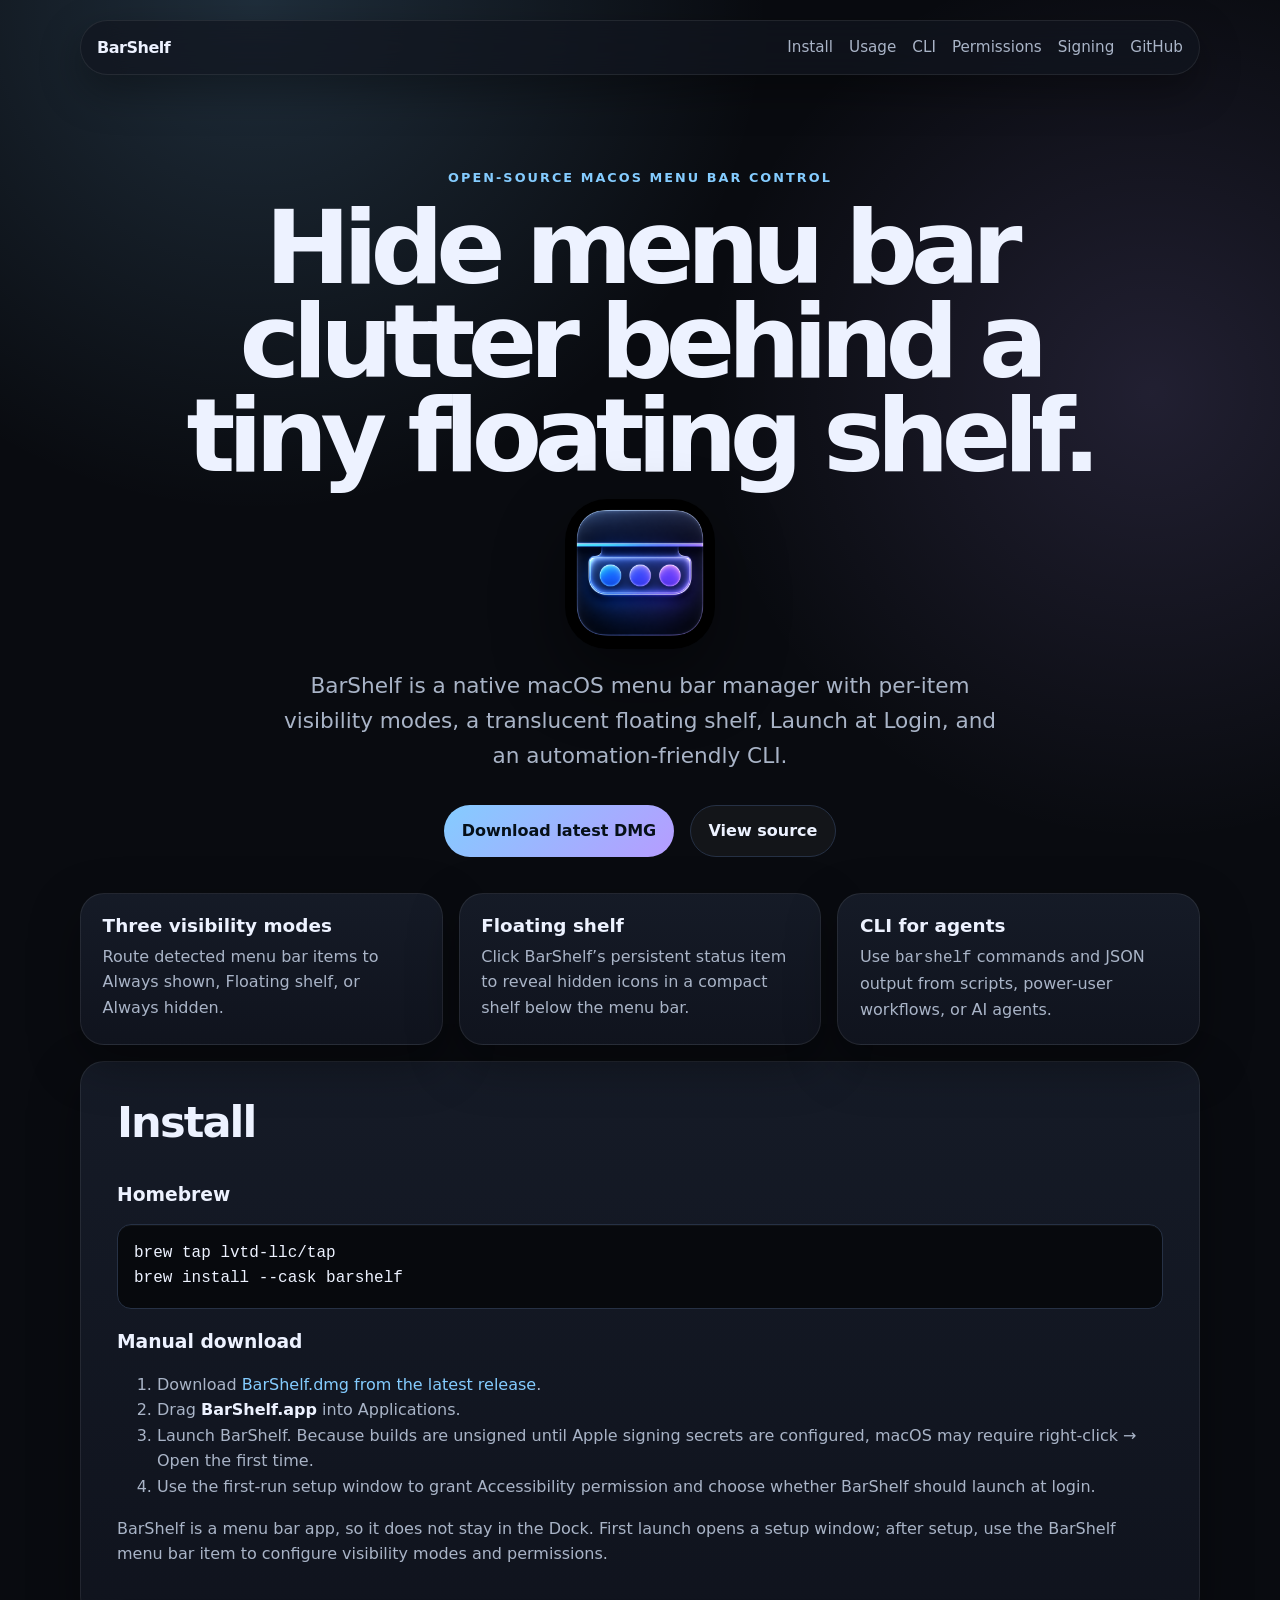
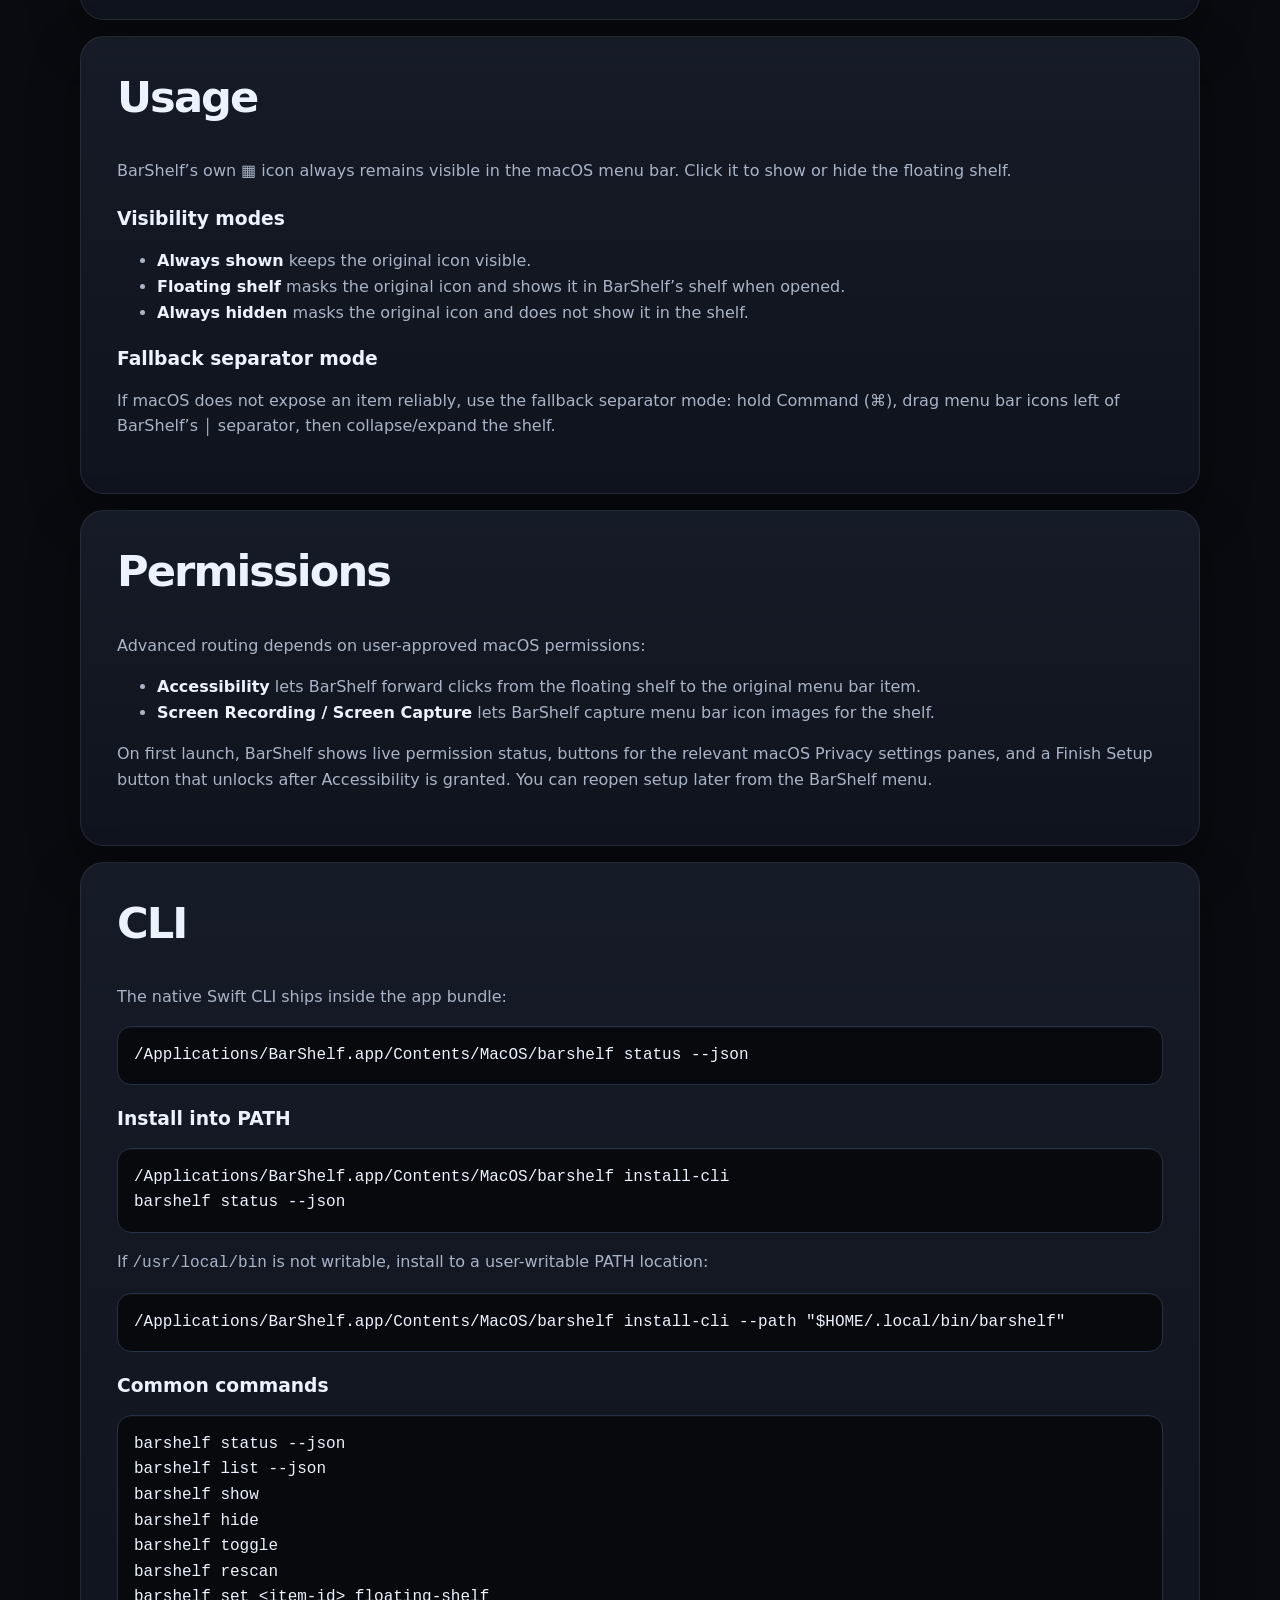
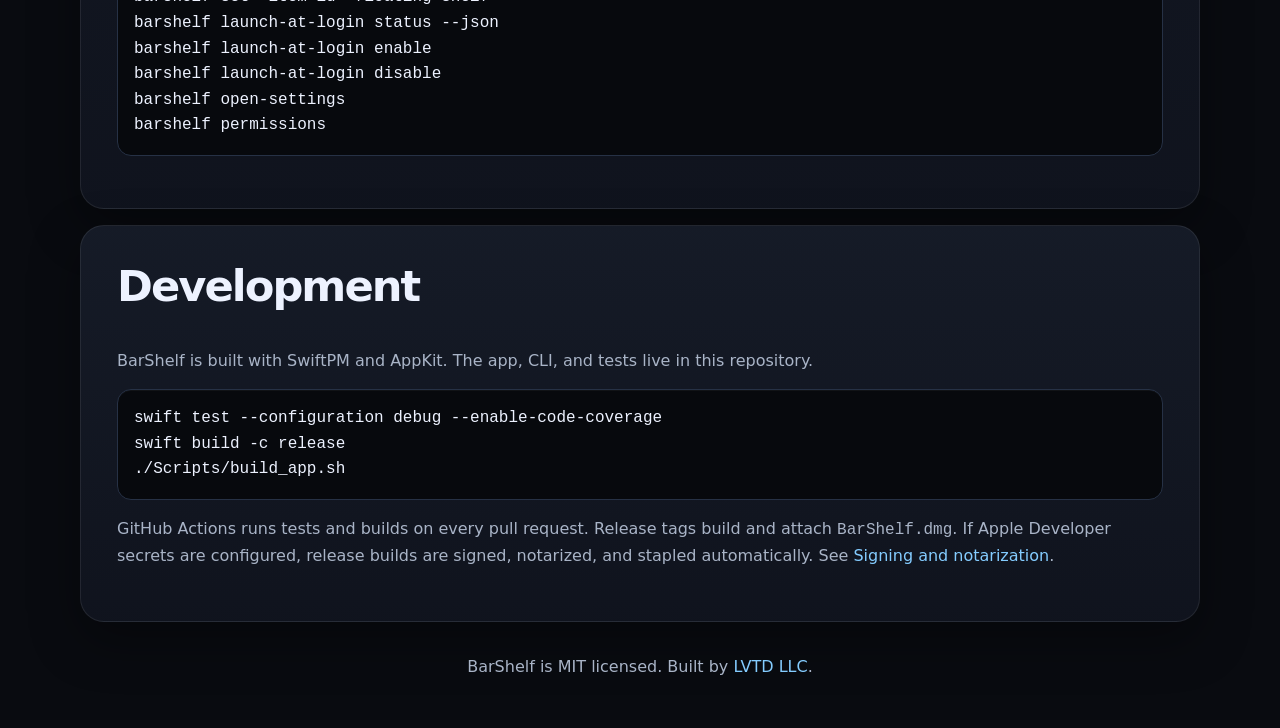
<file: docs/index.html>
<!doctype html>
<html lang="en">
<head>
  <meta charset="utf-8">
  <meta name="viewport" content="width=device-width, initial-scale=1">
  <title>BarShelf Docs</title>
  <meta name="description" content="Documentation for BarShelf, an open-source macOS menu bar manager with a floating shelf and CLI.">
  <link rel="stylesheet" href="assets/styles.css">
</head>
<body>
  <header class="hero">
    <nav class="nav" aria-label="Primary navigation">
      <a class="brand" href="./">BarShelf</a>
      <div class="links">
        <a href="#install">Install</a>
        <a href="#usage">Usage</a>
        <a href="#cli">CLI</a>
        <a href="#permissions">Permissions</a>
        <a href="signing-notarization.html">Signing</a>
        <a href="https://github.com/LVTD-LLC/barshelf">GitHub</a>
      </div>
    </nav>
    <section class="hero-content">
      <p class="eyebrow">Open-source macOS menu bar control</p>
      <h1>Hide menu bar clutter behind a tiny floating shelf.</h1>
      <div class="app-icon-wrap"><img class="app-icon" src="assets/app-icon.png" alt="BarShelf app icon"></div>
      <p class="lede">BarShelf is a native macOS menu bar manager with per-item visibility modes, a translucent floating shelf, Launch at Login, and an automation-friendly CLI.</p>
      <div class="actions">
        <a class="button primary" href="https://github.com/LVTD-LLC/barshelf/releases/latest">Download latest DMG</a>
        <a class="button secondary" href="https://github.com/LVTD-LLC/barshelf">View source</a>
      </div>
    </section>
  </header>

  <main>
    <section class="cards" aria-label="Highlights">
      <article>
        <h2>Three visibility modes</h2>
        <p>Route detected menu bar items to Always shown, Floating shelf, or Always hidden.</p>
      </article>
      <article>
        <h2>Floating shelf</h2>
        <p>Click BarShelf’s persistent status item to reveal hidden icons in a compact shelf below the menu bar.</p>
      </article>
      <article>
        <h2>CLI for agents</h2>
        <p>Use <code>barshelf</code> commands and JSON output from scripts, power-user workflows, or AI agents.</p>
      </article>
    </section>

    <section id="install" class="section">
      <h2>Install</h2>
      <h3>Homebrew</h3>
      <pre><code>brew tap lvtd-llc/tap
brew install --cask barshelf</code></pre>
      <h3>Manual download</h3>
      <ol>
        <li>Download <a href="https://github.com/LVTD-LLC/barshelf/releases/latest">BarShelf.dmg from the latest release</a>.</li>
        <li>Drag <strong>BarShelf.app</strong> into Applications.</li>
        <li>Launch BarShelf. Because builds are unsigned until Apple signing secrets are configured, macOS may require right-click → Open the first time.</li>
        <li>Use the first-run setup window to grant Accessibility permission and choose whether BarShelf should launch at login.</li>
      </ol>
      <p>BarShelf is a menu bar app, so it does not stay in the Dock. First launch opens a setup window; after setup, use the BarShelf menu bar item to configure visibility modes and permissions.</p>
    </section>

    <section id="usage" class="section">
      <h2>Usage</h2>
      <p>BarShelf’s own <code>▦</code> icon always remains visible in the macOS menu bar. Click it to show or hide the floating shelf.</p>
      <h3>Visibility modes</h3>
      <ul>
        <li><strong>Always shown</strong> keeps the original icon visible.</li>
        <li><strong>Floating shelf</strong> masks the original icon and shows it in BarShelf’s shelf when opened.</li>
        <li><strong>Always hidden</strong> masks the original icon and does not show it in the shelf.</li>
      </ul>
      <h3>Fallback separator mode</h3>
      <p>If macOS does not expose an item reliably, use the fallback separator mode: hold Command (⌘), drag menu bar icons left of BarShelf’s <code>│</code> separator, then collapse/expand the shelf.</p>
    </section>

    <section id="permissions" class="section">
      <h2>Permissions</h2>
      <p>Advanced routing depends on user-approved macOS permissions:</p>
      <ul>
        <li><strong>Accessibility</strong> lets BarShelf forward clicks from the floating shelf to the original menu bar item.</li>
        <li><strong>Screen Recording / Screen Capture</strong> lets BarShelf capture menu bar icon images for the shelf.</li>
      </ul>
      <p>On first launch, BarShelf shows live permission status, buttons for the relevant macOS Privacy settings panes, and a Finish Setup button that unlocks after Accessibility is granted. You can reopen setup later from the BarShelf menu.</p>
    </section>

    <section id="cli" class="section">
      <h2>CLI</h2>
      <p>The native Swift CLI ships inside the app bundle:</p>
      <pre><code>/Applications/BarShelf.app/Contents/MacOS/barshelf status --json</code></pre>
      <h3>Install into PATH</h3>
      <pre><code>/Applications/BarShelf.app/Contents/MacOS/barshelf install-cli
barshelf status --json</code></pre>
      <p>If <code>/usr/local/bin</code> is not writable, install to a user-writable PATH location:</p>
      <pre><code>/Applications/BarShelf.app/Contents/MacOS/barshelf install-cli --path "$HOME/.local/bin/barshelf"</code></pre>
      <h3>Common commands</h3>
      <pre><code>barshelf status --json
barshelf list --json
barshelf show
barshelf hide
barshelf toggle
barshelf rescan
barshelf set &lt;item-id&gt; floating-shelf
barshelf launch-at-login status --json
barshelf launch-at-login enable
barshelf launch-at-login disable
barshelf open-settings
barshelf permissions</code></pre>
    </section>

    <section id="development" class="section">
      <h2>Development</h2>
      <p>BarShelf is built with SwiftPM and AppKit. The app, CLI, and tests live in this repository.</p>
      <pre><code>swift test --configuration debug --enable-code-coverage
swift build -c release
./Scripts/build_app.sh</code></pre>
      <p>GitHub Actions runs tests and builds on every pull request. Release tags build and attach <code>BarShelf.dmg</code>. If Apple Developer secrets are configured, release builds are signed, notarized, and stapled automatically. See <a href="signing-notarization.html">Signing and notarization</a>.</p>
    </section>
  </main>

  <footer>
    <p>BarShelf is MIT licensed. Built by <a href="https://github.com/LVTD-LLC">LVTD LLC</a>.</p>
  </footer>
</body>
</html>
</file>
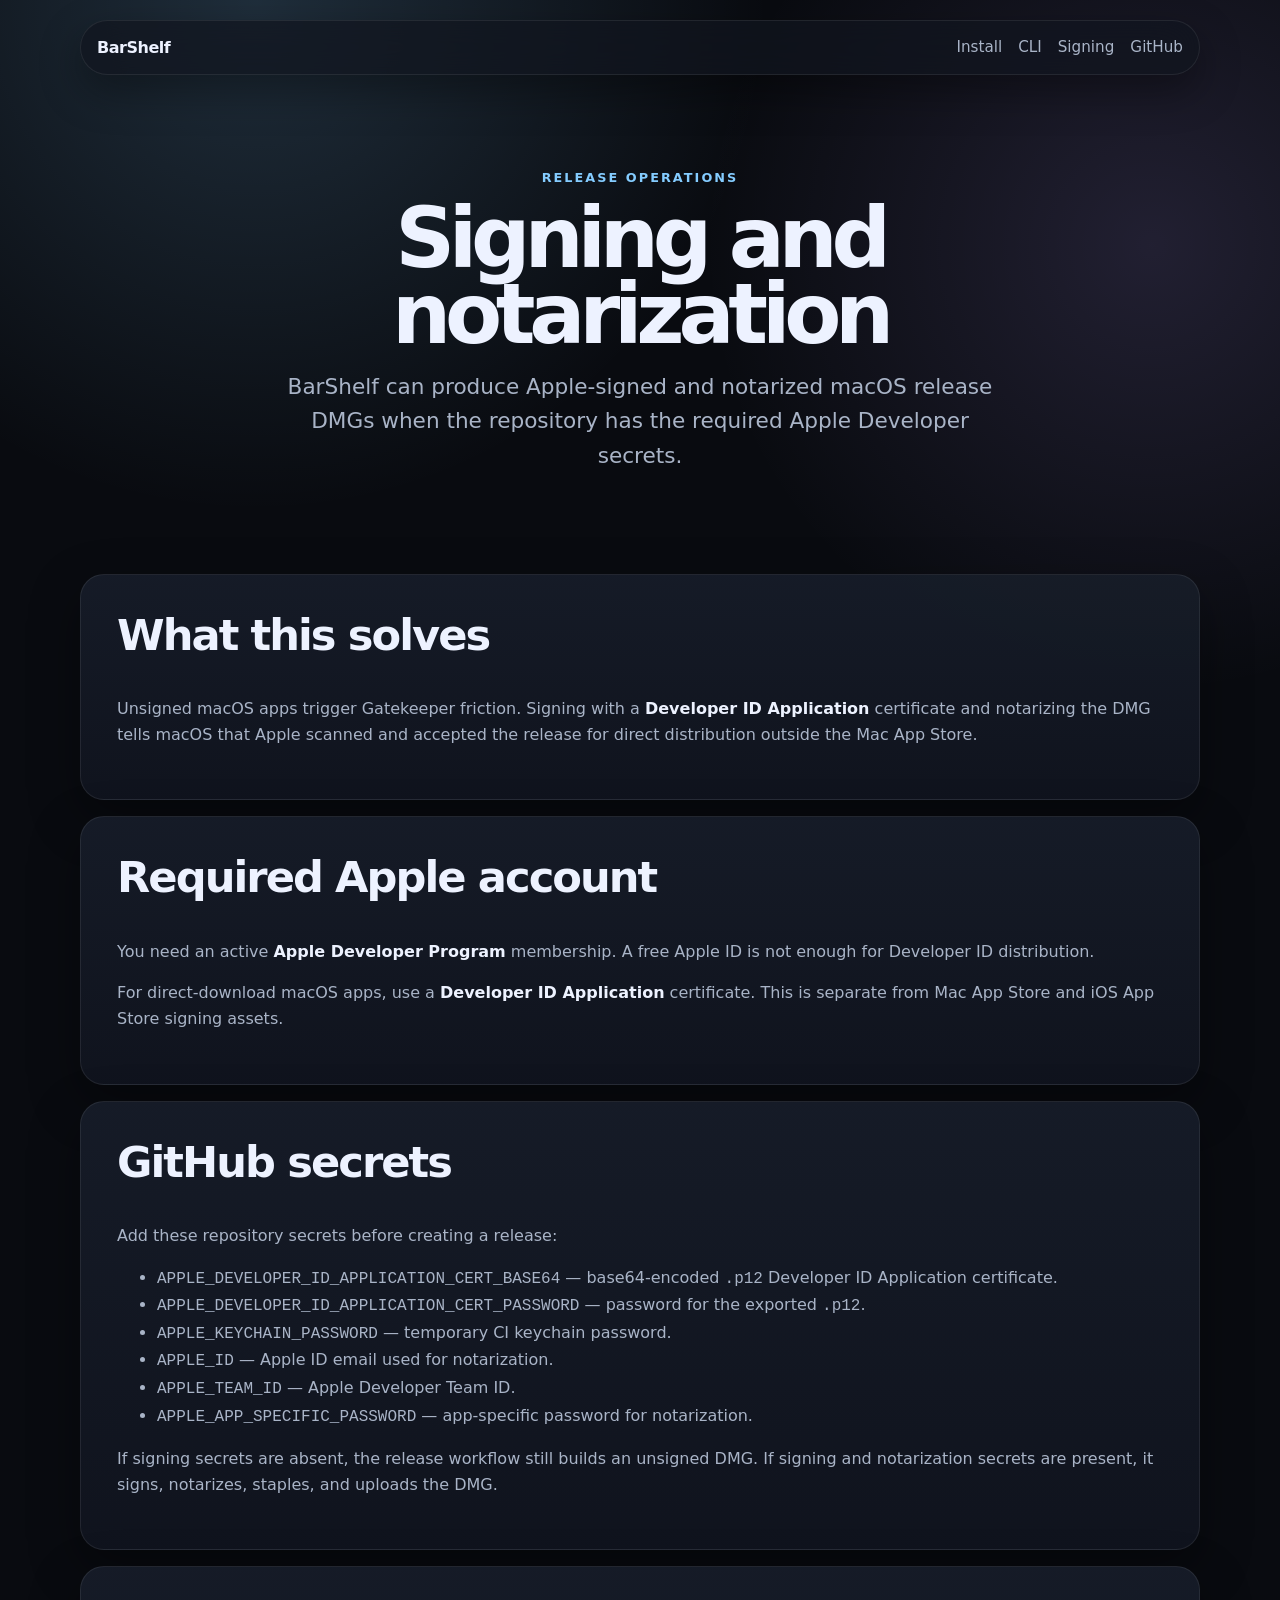
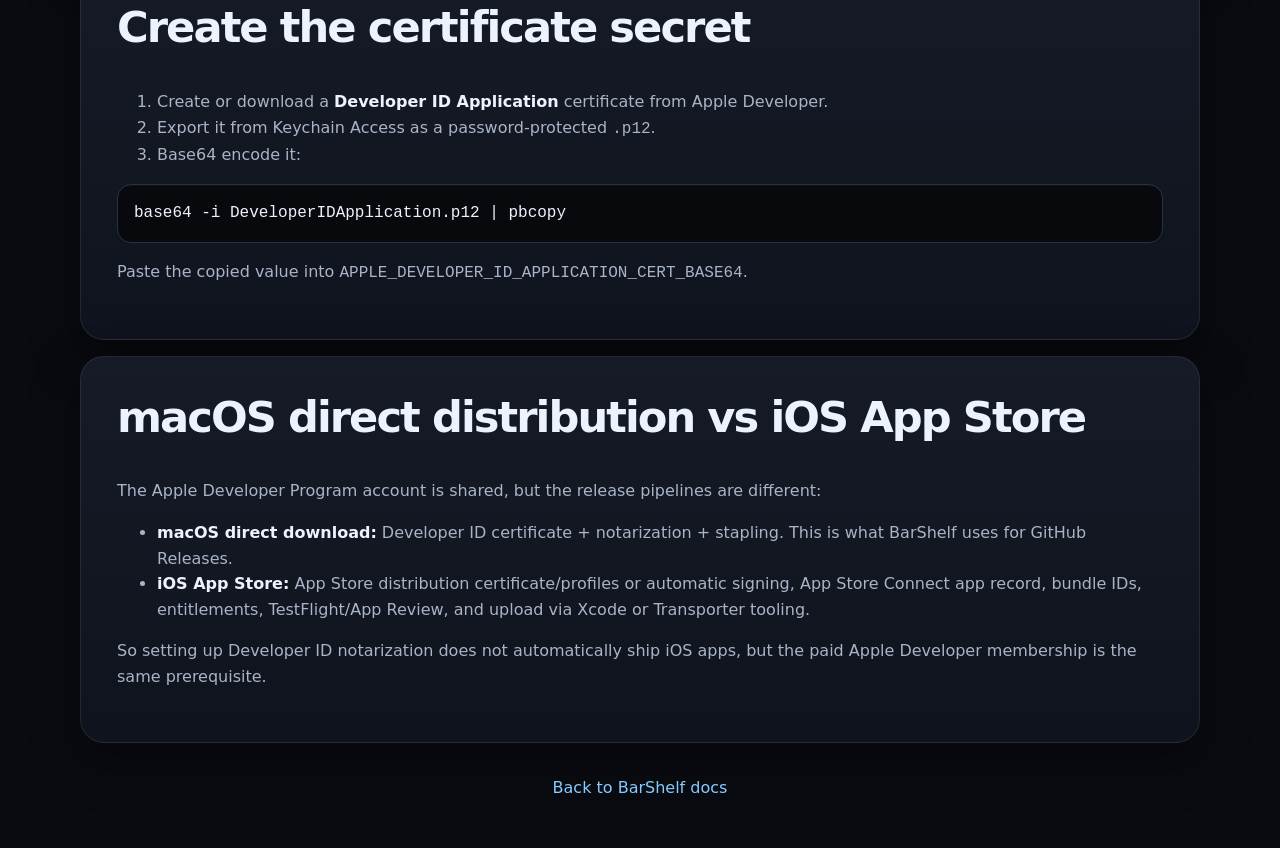
<file: docs/signing-notarization.html>
<!doctype html>
<html lang="en">
<head>
  <meta charset="utf-8">
  <meta name="viewport" content="width=device-width, initial-scale=1">
  <title>Signing and notarization — BarShelf Docs</title>
  <meta name="description" content="How BarShelf release signing and Apple notarization works.">
  <link rel="stylesheet" href="assets/styles.css">
</head>
<body>
  <header class="hero small-hero">
    <nav class="nav" aria-label="Primary navigation">
      <a class="brand" href="./">BarShelf</a>
      <div class="links">
        <a href="./#install">Install</a>
        <a href="./#cli">CLI</a>
        <a href="signing-notarization.html">Signing</a>
        <a href="https://github.com/gregagi/barshelf">GitHub</a>
      </div>
    </nav>
    <section class="hero-content">
      <p class="eyebrow">Release operations</p>
      <h1>Signing and notarization</h1>
      <p class="lede">BarShelf can produce Apple-signed and notarized macOS release DMGs when the repository has the required Apple Developer secrets.</p>
    </section>
  </header>

  <main>
    <section class="section">
      <h2>What this solves</h2>
      <p>Unsigned macOS apps trigger Gatekeeper friction. Signing with a <strong>Developer ID Application</strong> certificate and notarizing the DMG tells macOS that Apple scanned and accepted the release for direct distribution outside the Mac App Store.</p>
    </section>

    <section class="section">
      <h2>Required Apple account</h2>
      <p>You need an active <strong>Apple Developer Program</strong> membership. A free Apple ID is not enough for Developer ID distribution.</p>
      <p>For direct-download macOS apps, use a <strong>Developer ID Application</strong> certificate. This is separate from Mac App Store and iOS App Store signing assets.</p>
    </section>

    <section class="section">
      <h2>GitHub secrets</h2>
      <p>Add these repository secrets before creating a release:</p>
      <ul>
        <li><code>APPLE_DEVELOPER_ID_APPLICATION_CERT_BASE64</code> — base64-encoded <code>.p12</code> Developer ID Application certificate.</li>
        <li><code>APPLE_DEVELOPER_ID_APPLICATION_CERT_PASSWORD</code> — password for the exported <code>.p12</code>.</li>
        <li><code>APPLE_KEYCHAIN_PASSWORD</code> — temporary CI keychain password.</li>
        <li><code>APPLE_ID</code> — Apple ID email used for notarization.</li>
        <li><code>APPLE_TEAM_ID</code> — Apple Developer Team ID.</li>
        <li><code>APPLE_APP_SPECIFIC_PASSWORD</code> — app-specific password for notarization.</li>
      </ul>
      <p>If signing secrets are absent, the release workflow still builds an unsigned DMG. If signing and notarization secrets are present, it signs, notarizes, staples, and uploads the DMG.</p>
    </section>

    <section class="section">
      <h2>Create the certificate secret</h2>
      <ol>
        <li>Create or download a <strong>Developer ID Application</strong> certificate from Apple Developer.</li>
        <li>Export it from Keychain Access as a password-protected <code>.p12</code>.</li>
        <li>Base64 encode it:</li>
      </ol>
      <pre><code>base64 -i DeveloperIDApplication.p12 | pbcopy</code></pre>
      <p>Paste the copied value into <code>APPLE_DEVELOPER_ID_APPLICATION_CERT_BASE64</code>.</p>
    </section>

    <section class="section">
      <h2>macOS direct distribution vs iOS App Store</h2>
      <p>The Apple Developer Program account is shared, but the release pipelines are different:</p>
      <ul>
        <li><strong>macOS direct download:</strong> Developer ID certificate + notarization + stapling. This is what BarShelf uses for GitHub Releases.</li>
        <li><strong>iOS App Store:</strong> App Store distribution certificate/profiles or automatic signing, App Store Connect app record, bundle IDs, entitlements, TestFlight/App Review, and upload via Xcode or Transporter tooling.</li>
      </ul>
      <p>So setting up Developer ID notarization does not automatically ship iOS apps, but the paid Apple Developer membership is the same prerequisite.</p>
    </section>
  </main>

  <footer>
    <p><a href="./">Back to BarShelf docs</a></p>
  </footer>
</body>
</html>
</file>
<file: docs/assets/styles.css>
:root {
  color-scheme: dark;
  --bg: #090b10;
  --panel: #11151f;
  --panel-2: #171d29;
  --text: #edf2ff;
  --muted: #a9b4c7;
  --line: #263145;
  --accent: #84ccff;
  --accent-2: #b69cff;
  --shadow: rgba(0, 0, 0, 0.35);
}

* { box-sizing: border-box; }

html { scroll-behavior: smooth; }

body {
  margin: 0;
  font-family: Inter, ui-sans-serif, system-ui, -apple-system, BlinkMacSystemFont, "Segoe UI", sans-serif;
  background:
    radial-gradient(circle at 20% 0%, rgba(132, 204, 255, 0.18), transparent 32rem),
    radial-gradient(circle at 90% 10%, rgba(182, 156, 255, 0.14), transparent 28rem),
    var(--bg);
  color: var(--text);
  line-height: 1.6;
}

a { color: var(--accent); text-decoration: none; }
a:hover { text-decoration: underline; }

code, pre {
  font-family: ui-monospace, SFMono-Regular, Menlo, Monaco, Consolas, "Liberation Mono", monospace;
}

pre {
  overflow-x: auto;
  padding: 1rem;
  border: 1px solid var(--line);
  border-radius: 14px;
  background: #07090d;
  box-shadow: inset 0 1px 0 rgba(255, 255, 255, 0.04);
}

.hero {
  min-height: 78vh;
  padding: 1.25rem;
  display: flex;
  flex-direction: column;
}

.nav {
  width: min(1120px, 100%);
  margin: 0 auto;
  display: flex;
  justify-content: space-between;
  align-items: center;
  gap: 1rem;
  padding: 0.85rem 1rem;
  border: 1px solid rgba(255, 255, 255, 0.08);
  border-radius: 999px;
  background: rgba(17, 21, 31, 0.72);
  backdrop-filter: blur(20px);
  box-shadow: 0 16px 40px var(--shadow);
}

.brand {
  color: var(--text);
  font-weight: 800;
  letter-spacing: -0.03em;
}

.links {
  display: flex;
  gap: 1rem;
  flex-wrap: wrap;
  justify-content: flex-end;
  font-size: 0.95rem;
}

.links a { color: var(--muted); }

.hero-content {
  width: min(980px, 100%);
  margin: auto;
  padding: 5rem 0 4rem;
  text-align: center;
}

.eyebrow {
  color: var(--accent);
  text-transform: uppercase;
  letter-spacing: 0.16em;
  font-size: 0.8rem;
  font-weight: 700;
}

h1 {
  margin: 0.5rem 0 1rem;
  font-size: clamp(3rem, 8vw, 6.5rem);
  line-height: 0.92;
  letter-spacing: -0.075em;
}

.lede {
  margin: 0 auto;
  max-width: 720px;
  color: var(--muted);
  font-size: clamp(1.1rem, 2vw, 1.35rem);
}

.actions {
  margin-top: 2rem;
  display: flex;
  justify-content: center;
  gap: 1rem;
  flex-wrap: wrap;
}

.button {
  display: inline-flex;
  align-items: center;
  justify-content: center;
  min-height: 46px;
  padding: 0.75rem 1.1rem;
  border-radius: 999px;
  font-weight: 700;
  border: 1px solid var(--line);
}

.button.primary {
  background: linear-gradient(135deg, var(--accent), var(--accent-2));
  color: #061018;
  border: none;
}

.button.secondary {
  color: var(--text);
  background: rgba(255, 255, 255, 0.04);
}

main {
  width: min(1120px, calc(100% - 2rem));
  margin: 0 auto;
}

.cards {
  display: grid;
  grid-template-columns: repeat(3, minmax(0, 1fr));
  gap: 1rem;
  margin-top: -3rem;
}

.cards article, .section {
  border: 1px solid rgba(255, 255, 255, 0.08);
  background: linear-gradient(180deg, rgba(23, 29, 41, 0.92), rgba(17, 21, 31, 0.92));
  border-radius: 24px;
  box-shadow: 0 18px 50px var(--shadow);
}

.cards article { padding: 1.35rem; }

.cards h2, .section h2, .section h3 { line-height: 1.15; }
.cards h2 { margin: 0 0 0.45rem; font-size: 1.15rem; }
.cards p { margin: 0; color: var(--muted); }

.section {
  margin: 1rem 0;
  padding: clamp(1.25rem, 4vw, 2.25rem);
}

.section h2 {
  margin-top: 0;
  font-size: clamp(1.8rem, 4vw, 2.7rem);
  letter-spacing: -0.045em;
}

.section h3 { margin-top: 1.4rem; }
.section p, .section li { color: var(--muted); }
.section strong { color: var(--text); }

footer {
  width: min(1120px, calc(100% - 2rem));
  margin: 2rem auto 3rem;
  color: var(--muted);
  text-align: center;
}

@media (max-width: 760px) {
  .nav { align-items: flex-start; border-radius: 24px; flex-direction: column; }
  .links { justify-content: flex-start; }
  .hero-content { text-align: left; }
  .actions { justify-content: flex-start; }
  .cards { grid-template-columns: 1fr; margin-top: 0; }
}

.small-hero { min-height: 46vh; }
.small-hero h1 { font-size: clamp(2.6rem, 7vw, 5.2rem); }

.app-icon-wrap {
  display: flex;
  justify-content: center;
  margin: 0 auto 1.25rem;
}

.app-icon {
  width: clamp(96px, 16vw, 150px);
  height: clamp(96px, 16vw, 150px);
  border-radius: 28%;
  box-shadow: 0 28px 70px rgba(0, 0, 0, 0.45);
}

@media (max-width: 760px) {
  .app-icon-wrap { justify-content: flex-start; }
}
</file>
